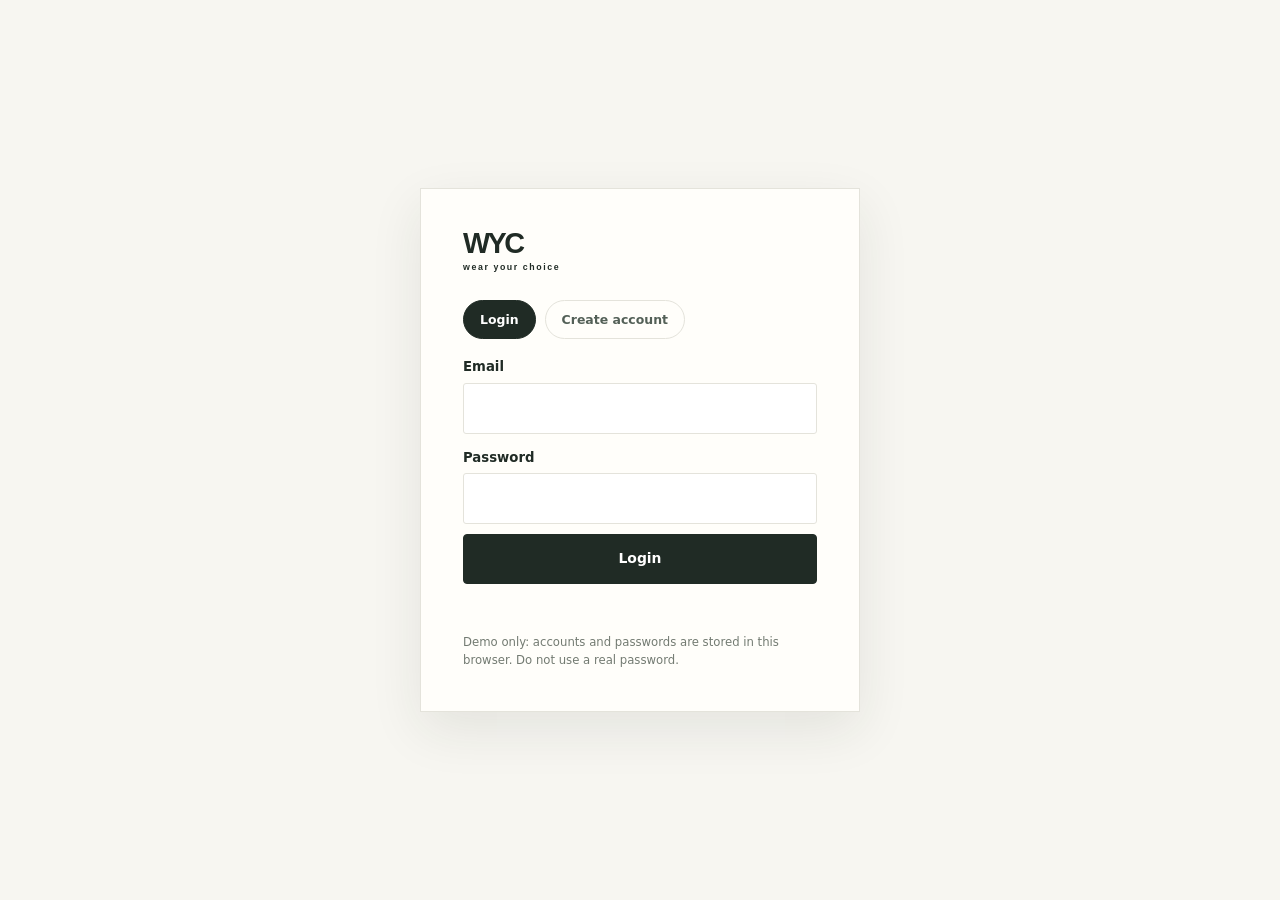
<file: login.html>
<!DOCTYPE html>
<html lang="en">
<head>
<meta charset="UTF-8"><meta name="viewport" content="width=device-width, initial-scale=1">
<meta name="description" content="Sign in or create a WYC demo account.">
<title>Login – WYC</title>
<link href="https://fonts.googleapis.com/css2?family=Space+Grotesk:wght@400;600;700&display=swap" rel="stylesheet">
<link rel="stylesheet" href="style.css">
</head>
<body class="authpage">
<div class="authbox">
  <a class="logo" href="index.html">WYC<span>wear your choice</span></a>
  <div class="tabs">
    <button class="chip on" type="button" data-t="login" aria-pressed="true">Login</button>
    <button class="chip" type="button" data-t="signup" aria-pressed="false">Create account</button>
  </div>
  <form id="loginForm" autocomplete="on">
    <label class="field-label" for="lEmail">Email</label>
    <input type="email" id="lEmail" autocomplete="email" required>
    <label class="field-label" for="lPass">Password</label>
    <input type="password" id="lPass" autocomplete="current-password" required>
    <button class="btn full">Login</button>
  </form>
  <form id="signupForm" autocomplete="on" hidden>
    <label class="field-label" for="sName">Your name</label>
    <input type="text" id="sName" autocomplete="name" required>
    <label class="field-label" for="sEmail">Email</label>
    <input type="email" id="sEmail" autocomplete="email" required>
    <label class="field-label" for="sPass">Password (minimum 6 characters)</label>
    <input type="password" id="sPass" autocomplete="new-password" minlength="6" required>
    <button class="btn full">Create account</button>
  </form>
  <p id="msg" class="msg" role="status" aria-live="polite"></p>
  <p class="note">Demo only: accounts and passwords are stored in this browser. Do not use a real password.</p>
</div>
<script src="auth.js"></script>
</body>
</html>
</file>
<file: style.css>
:root {
  --ink: #202b25;
  --muted: #737b72;
  --paper: #f7f6f1;
  --surface: #fffefa;
  --line: #e4e3db;
  --accent: #c06443;
  --accent-dark: #9b482f;
  --sage: #dce4d9;
  --sale: #a44632;
  --radius: 18px;
  --shadow: 0 18px 50px rgba(32, 43, 37, .09);
}

* { box-sizing: border-box; }
html { scroll-behavior: smooth; scroll-padding-top: 90px; }
body {
  margin: 0;
  color: var(--ink);
  background: var(--paper);
  font-family: "DM Sans", system-ui, sans-serif;
  line-height: 1.55;
  -webkit-font-smoothing: antialiased;
}
body.dialog-open { overflow: hidden; }
button, input, textarea, select { font: inherit; }
button { color: inherit; }
a { color: inherit; text-decoration: none; }
img { max-width: 100%; }
:focus-visible { outline: 3px solid #d4875e; outline-offset: 3px; }
::selection { color: white; background: var(--accent); }

.announcement {
  min-height: 36px;
  display: flex;
  justify-content: center;
  align-items: center;
  gap: 12px;
  padding: 6px 16px;
  color: #f8f6ec;
  background: var(--ink);
  font-size: .7rem;
  letter-spacing: .04em;
}
.announcement > span:first-child { color: #dbc5a1; font-weight: 700; letter-spacing: .13em; }
.announcement a { color: #e6b29a; text-decoration: underline; text-underline-offset: 3px; }
.top {
  position: sticky;
  z-index: 5;
  top: 0;
  display: flex;
  align-items: center;
  justify-content: space-between;
  min-height: 76px;
  padding: 12px max(5vw, calc((100vw - 1440px) / 2));
  border-bottom: 1px solid rgba(32, 43, 37, .08);
  background: rgba(247, 246, 241, .92);
  backdrop-filter: blur(16px);
}
.logo {
  display: inline-flex;
  flex-direction: column;
  font-family: Manrope, sans-serif;
  font-size: 1.8rem;
  font-weight: 800;
  letter-spacing: -.09em;
  line-height: .9;
}
.logo span {
  margin-top: 7px;
  font-family: "DM Sans", sans-serif;
  font-size: .55rem;
  font-weight: 700;
  letter-spacing: .18em;
}
nav { display: flex; align-items: center; gap: clamp(18px, 3vw, 42px); }
nav > a { font-size: .88rem; font-weight: 600; transition: color .2s ease; }
nav > a:hover { color: var(--accent); }
.cart-button {
  display: inline-flex;
  align-items: center;
  gap: 10px;
  padding: 10px 15px;
  border: 1px solid var(--ink);
  border-radius: 999px;
  background: transparent;
  font-size: .85rem;
  font-weight: 700;
  cursor: pointer;
  transition: color .2s ease, background .2s ease, transform .2s ease;
}
.cart-button:hover { color: white; background: var(--ink); transform: translateY(-2px); }
.cart-button span {
  display: grid;
  width: 22px;
  height: 22px;
  place-items: center;
  border-radius: 50%;
  color: white;
  background: var(--accent);
  font-size: .72rem;
}

main { max-width: 1600px; margin: 0 auto; padding: 0 5vw; }
.hero {
  position: relative;
  display: grid;
  grid-template-columns: 1.02fr .98fr;
  align-items: center;
  min-height: min(670px, calc(100svh - 110px));
  padding: 54px 0 64px;
}
.hero-copy { position: relative; z-index: 1; padding: 40px 0 50px; }
.eyebrow {
  margin: 0;
  color: var(--accent);
  font-size: .68rem;
  font-weight: 700;
  letter-spacing: .16em;
}
.hero-copy .eyebrow { display: flex; align-items: center; gap: 10px; }
.eyebrow-line { width: 28px; height: 1px; background: currentColor; }
h1, h2, h3, p { overflow-wrap: break-word; }
.hero h1 {
  margin: 24px 0 20px;
  font-family: Manrope, sans-serif;
  font-size: clamp(3.4rem, 7.5vw, 7.4rem);
  font-weight: 600;
  letter-spacing: -.09em;
  line-height: .99;
}
.hero h1 em { color: var(--accent); font-style: normal; }
.hero-description { max-width: 390px; margin: 0; color: var(--muted); font-size: 1.02rem; }
.btn {
  display: inline-flex;
  align-items: center;
  justify-content: center;
  gap: 20px;
  min-height: 50px;
  padding: 13px 22px;
  border: 1px solid var(--ink);
  border-radius: 4px;
  color: white;
  background: var(--ink);
  font-size: .87rem;
  font-weight: 700;
  cursor: pointer;
  transition: color .22s ease, background .22s ease, border-color .22s ease, transform .22s ease, box-shadow .22s ease;
}
.btn:hover { border-color: var(--accent); color: white; background: var(--accent); transform: translateY(-2px); box-shadow: 0 8px 20px rgba(192, 100, 67, .2); }
.btn:disabled { opacity: .48; cursor: not-allowed; transform: none; box-shadow: none; }
.hero-cta { min-width: 180px; margin-top: 30px; }
.hero-note { margin: 14px 0 0; color: var(--muted); font-size: .75rem; }
.hero-visual {
  position: relative;
  align-self: stretch;
  min-height: 440px;
  margin-left: 18px;
  background: #e9e5dc;
  animation: rise-in .8s both;
}
.hero-visual::before {
  position: absolute;
  inset: 20px -20px -20px 20px;
  border: 1px solid rgba(32, 43, 37, .2);
  content: "";
}
.hero-visual > img { position: absolute; inset: 0; width: 100%; height: 100%; object-fit: contain; object-position: center; }
.hero-sticker {
  position: absolute;
  top: 12%;
  left: -38px;
  display: flex;
  width: 125px;
  height: 125px;
  flex-direction: column;
  justify-content: center;
  padding: 14px;
  border-radius: 50%;
  color: white;
  background: var(--accent);
  box-shadow: 0 12px 30px rgba(32, 43, 37, .16);
  transform: rotate(-9deg);
}
.hero-sticker span { font-size: .55rem; font-weight: 700; letter-spacing: .14em; }
.hero-sticker strong { margin: 3px 0; font-family: Manrope, sans-serif; font-size: 1.25rem; line-height: 1; letter-spacing: -.06em; }
.hero-sticker span:last-child { font-size: .43rem; }
.hero-caption {
  position: absolute;
  right: 0;
  bottom: 0;
  left: 0;
  display: flex;
  justify-content: space-between;
  padding: 14px 16px;
  color: white;
  background: linear-gradient(transparent, rgba(20, 28, 23, .62));
  font-size: .68rem;
  letter-spacing: .08em;
}
.hero-index { position: absolute; right: 0; bottom: 18px; color: var(--muted); font-size: .62rem; letter-spacing: .16em; writing-mode: vertical-rl; }

.benefits {
  display: grid;
  grid-template-columns: repeat(3, 1fr);
  gap: 18px;
  padding: 25px 0;
  border-top: 1px solid var(--line);
  border-bottom: 1px solid var(--line);
}
.benefits > div { display: flex; align-items: center; justify-content: center; gap: 10px; color: #525c53; font-size: .82rem; }
.benefit-icon { color: var(--accent); font-size: 1.25rem; }

.offer-panel {
  position: relative;
  display: grid;
  grid-template-columns: .55fr 1.5fr auto;
  align-items: center;
  gap: 30px;
  min-height: 245px;
  margin: 92px 0 105px;
  padding: 42px 7%;
  overflow: hidden;
  color: var(--ink);
  background: var(--sage);
}
.offer-mark { position: relative; z-index: 1; color: rgba(32, 43, 37, .28); font-family: Manrope, sans-serif; font-size: 2rem; font-weight: 800; letter-spacing: -.1em; line-height: .9; }
.offer-mark span { font-size: .55rem; letter-spacing: .16em; }
.offer-copy { position: relative; z-index: 1; }
.offer-copy h2 { margin: 10px 0; font-family: Manrope, sans-serif; font-size: clamp(1.7rem, 3vw, 2.8rem); letter-spacing: -.07em; line-height: 1.08; }
.offer-copy > p:last-child { max-width: 400px; margin: 0; color: #586258; font-size: .9rem; }
.offer-link { position: relative; z-index: 1; display: inline-flex; gap: 22px; align-items: center; padding-bottom: 7px; border-bottom: 1px solid var(--ink); font-size: .82rem; font-weight: 700; white-space: nowrap; transition: gap .2s ease; }
.offer-link:hover { gap: 30px; }
.offer-decoration { position: absolute; right: 4%; bottom: -100px; color: rgba(255,255,255,.42); font-family: Manrope, sans-serif; font-size: clamp(12rem, 30vw, 26rem); font-weight: 800; letter-spacing: -.13em; line-height: 1; pointer-events: none; }

.shop-section { padding: 0 0 100px; }
.section-heading { display: flex; align-items: end; justify-content: space-between; gap: 20px; margin-bottom: 34px; }
.section-heading h2 { margin: 8px 0; font-family: Manrope, sans-serif; font-size: clamp(2.4rem, 5vw, 4.5rem); letter-spacing: -.085em; line-height: 1; }
.section-intro { max-width: 470px; margin: 12px 0 0; color: var(--muted); font-size: .92rem; }
.product-count { padding-bottom: 5px; color: var(--muted); font-size: .75rem; white-space: nowrap; }
.bar { display: flex; align-items: center; justify-content: space-between; gap: 18px; margin-bottom: 24px; }
.filters { display: flex; flex-wrap: wrap; gap: 8px; }
.chip { padding: 9px 16px; border: 1px solid var(--line); border-radius: 99px; color: #536057; background: transparent; font-size: .78rem; font-weight: 600; cursor: pointer; transition: color .2s ease, background .2s ease, border-color .2s ease, transform .2s ease; }
.chip:hover { border-color: var(--ink); transform: translateY(-1px); }
.chip.on, .chip[aria-pressed=true] { border-color: var(--ink); color: white; background: var(--ink); }
.sort-note { color: var(--muted); font-size: .73rem; }
.grid { display: grid; grid-template-columns: repeat(4, minmax(0, 1fr)); gap: 24px 18px; }
.pcard { min-width: 0; animation: rise-in .5s both; }
.pcard:nth-child(2) { animation-delay: 50ms; }
.pcard:nth-child(3) { animation-delay: 100ms; }
.pcard:nth-child(4) { animation-delay: 150ms; }
.pcard:nth-child(5) { animation-delay: 40ms; }
.pcard:nth-child(6) { animation-delay: 90ms; }
.pcard:nth-child(7) { animation-delay: 140ms; }
.pcard:nth-child(8) { animation-delay: 190ms; }
.product-gallery { position: relative; }
.image-preview { position: relative; display: grid; place-items: center; overflow: hidden; background: #eeece5; }
.image-preview img { position: absolute; inset: 0; width: 100%; height: 100%; object-fit: contain; transition: transform .6s cubic-bezier(.2,.7,.2,1); }
.pcard:hover .image-preview img { transform: scale(1.035); }
.image-placeholder { margin: 0; padding: 16px; color: var(--muted); font-size: .85rem; text-align: center; }
.card-image { height: clamp(230px, 29vw, 340px); border-radius: 3px; }
.sale-badge { position: absolute; z-index: 1; top: 12px; left: 12px; padding: 6px 9px; color: white; background: var(--sale); font-size: .67rem; font-weight: 700; letter-spacing: .06em; }
.gallery-controls { position: absolute; z-index: 1; right: 9px; bottom: 14px; left: 9px; display: flex; align-items: center; justify-content: space-between; pointer-events: none; }
.gallery-arrow { display: grid; width: 32px; height: 32px; place-items: center; border: 0; border-radius: 50%; color: var(--ink); background: rgba(255,254,250,.94); font-size: 1.25rem; line-height: 1; cursor: pointer; pointer-events: auto; transition: color .2s ease, background .2s ease, transform .2s ease; }
.gallery-arrow:hover { color: white; background: var(--ink); transform: scale(1.06); }
.gallery-count { padding: 3px 9px; border-radius: 99px; color: var(--ink); background: rgba(255,254,250,.94); font-size: .68rem; }
.pcard h3 { margin: 13px 0 6px; font-family: Manrope, sans-serif; font-size: .95rem; font-weight: 700; letter-spacing: -.025em; }
.product-price { display: flex; align-items: baseline; gap: 9px; margin: 0; }
.product-price strong { font-size: .98rem; }
.product-price del { color: #8c928b; font-size: .78rem; }
.size-label { display: block; margin: 14px 0 5px; color: var(--muted); font-size: .7rem; font-weight: 700; letter-spacing: .06em; text-transform: uppercase; }
.product-size { width: 100%; min-height: 40px; padding: 8px 10px; border: 1px solid var(--line); border-radius: 3px; color: var(--ink); background: var(--surface); font-size: .82rem; }
.btn.full { width: 100%; margin-top: 10px; }
.pcard .btn { min-height: 44px; }

.closing-note { display: flex; align-items: center; justify-content: center; gap: 17px; padding: 25px 0 70px; border-top: 1px solid var(--line); }
.closing-star { color: var(--accent); font-size: 1.4rem; }
.closing-note p { margin: 0; font-family: Manrope, sans-serif; font-size: 1rem; font-weight: 700; letter-spacing: -.03em; }
.closing-note a { margin-left: 18px; color: var(--muted); font-size: .75rem; text-decoration: underline; text-underline-offset: 3px; }

.drawer-backdrop { position: fixed; z-index: 9; inset: 0; background: rgba(24, 31, 26, .42); opacity: 1; transition: opacity .3s ease; }
.drawer-backdrop[hidden] { display: none; }
.drawer-backdrop.is-opening, .drawer-backdrop.is-closing { opacity: 0; }
.drawer {
  position: fixed;
  z-index: 10;
  top: 0;
  right: 0;
  bottom: 0;
  display: flex;
  width: min(480px, 100%);
  flex-direction: column;
  color: var(--ink);
  background: var(--surface);
  box-shadow: -20px 0 60px rgba(20, 28, 23, .18);
  transform: translateX(0);
  transition: transform .3s cubic-bezier(.2,.7,.2,1);
}
.drawer[hidden] { display: none; }
.drawer.is-opening, .drawer.is-closing { transform: translateX(102%); }
.dh { display: flex; align-items: center; justify-content: space-between; gap: 16px; padding: 26px 26px 20px; border-bottom: 1px solid var(--line); }
.dh h2 { margin: 5px 0 0; font-family: Manrope, sans-serif; font-size: 1.65rem; letter-spacing: -.06em; }
.dh h2 span { color: var(--muted); font-family: "DM Sans", sans-serif; font-size: .9rem; font-weight: 500; letter-spacing: 0; }
.dh .eyebrow { font-size: .61rem; }
.x { display: grid; width: 38px; height: 38px; place-items: center; border: 1px solid var(--line); border-radius: 50%; background: transparent; font-size: 1.45rem; cursor: pointer; transition: color .2s ease, background .2s ease, transform .2s ease; }
.x:hover { color: white; background: var(--ink); transform: rotate(90deg); }
#cartItems { flex: 1; min-height: 70px; overflow: auto; padding: 10px 26px; }
.ci { position: relative; display: grid; grid-template-columns: 1fr auto; gap: 4px 12px; padding: 17px 0; border-bottom: 1px solid var(--line); font-size: .85rem; }
.ci > div:first-child { display: flex; flex-direction: column; gap: 3px; }
.ci > div:first-child span { color: var(--muted); font-size: .73rem; }
.cart-line-price { display: flex; align-items: baseline; gap: 7px; }
.cart-line-price del { color: var(--muted); font-size: .7rem; }
.ci > button { grid-column: 1 / -1; justify-self: start; padding: 2px 0; border: 0; color: var(--accent-dark); background: none; font-size: .72rem; text-decoration: underline; text-underline-offset: 3px; cursor: pointer; }
.empty-bag { display: grid; min-height: 220px; place-content: center; text-align: center; }
.empty-bag > span { color: var(--accent); font-size: 1.8rem; }
.empty-bag p { margin: 10px 0 2px; font-family: Manrope, sans-serif; font-weight: 700; }
.empty-bag small { color: var(--muted); }
.cart-bottom { padding: 18px 26px 22px; border-top: 1px solid var(--line); background: var(--surface); }
.cart-summary > div { display: flex; justify-content: space-between; gap: 14px; padding: 4px 0; color: var(--muted); font-size: .78rem; }
.cart-summary .savings-row { color: #3d7656; }
.cart-summary .cart-total { margin-top: 8px; padding-top: 12px; border-top: 1px solid var(--line); color: var(--ink); font-size: 1rem; }
.checkout-button { width: 100%; margin-top: 16px; }
.cart-reassurance { margin: 11px 0 0; color: var(--muted); font-size: .68rem; text-align: center; }
.checkout-form { overflow: auto; padding: 22px 26px; }
.checkout-form[hidden] { display: none; }
.checkout-heading { margin-bottom: 17px; }
.checkout-heading h3 { margin: 5px 0; font-family: Manrope, sans-serif; font-size: 1.25rem; letter-spacing: -.05em; }
.checkout-heading > p:last-child { margin: 0; color: var(--muted); font-size: .78rem; }
.checkout-heading .eyebrow { font-size: .61rem; }
.form-grid { display: grid; grid-template-columns: 1fr 1fr; gap: 13px 12px; }
.form-grid label { display: block; color: #4c554d; font-size: .72rem; font-weight: 700; }
.form-wide { grid-column: 1 / -1; }
.form-grid input, .form-grid textarea { display: block; width: 100%; margin-top: 5px; padding: 11px 12px; border: 1px solid var(--line); border-radius: 3px; outline: none; color: var(--ink); background: #fff; font-size: .81rem; font-weight: 400; transition: border-color .2s ease, box-shadow .2s ease; }
.form-grid input:focus, .form-grid textarea:focus { border-color: var(--accent); box-shadow: 0 0 0 3px rgba(192, 100, 67, .11); }
.form-grid textarea { min-height: 86px; resize: vertical; }
.place-order { margin-top: 15px; }
.back-to-bag { display: block; margin: 13px auto 0; padding: 5px; border: 0; color: var(--muted); background: transparent; font-size: .75rem; cursor: pointer; }
.back-to-bag:hover { color: var(--accent); }

.footer { display: grid; grid-template-columns: 1fr 1fr 1fr; align-items: center; gap: 18px; padding: 30px 5vw; border-top: 1px solid var(--line); }
.footer-logo { justify-self: start; font-size: 1.5rem; }
.footer > p { margin: 0; color: var(--muted); font-size: .76rem; text-align: center; }
.footer > span { justify-self: end; color: var(--muted); font-size: .72rem; }

.authpage { display: grid; min-height: 100vh; place-items: center; padding: 24px; background: var(--paper); }
.authbox { width: min(440px, 100%); padding: clamp(26px, 7vw, 42px); border: 1px solid var(--line); background: var(--surface); box-shadow: var(--shadow); }
.authbox .tabs { display: flex; gap: 9px; margin: 28px 0 18px; }
.authbox .field-label { display: block; margin: 14px 0 0; font-size: .83rem; font-weight: 700; }
.authbox input { width: 100%; margin-top: 5px; padding: 12px; border: 1px solid var(--line); border-radius: 3px; background: white; }
.authbox input:focus { border-color: var(--accent); outline: 2px solid rgba(192, 100, 67, .18); }
.msg { min-height: 1.4em; margin-top: 10px; color: #a52a2a; }
.note { margin: 10px 0 0; color: var(--muted); font-size: .73rem; }
.sr-only { position: absolute; width: 1px; height: 1px; padding: 0; overflow: hidden; clip: rect(0,0,0,0); white-space: nowrap; border: 0; }

@keyframes rise-in {
  from { opacity: 0; transform: translateY(14px); }
  to { opacity: 1; transform: translateY(0); }
}

@media (max-width: 1000px) {
  .grid { grid-template-columns: repeat(3, minmax(0, 1fr)); }
  .hero { min-height: 570px; }
  .hero-visual { min-height: 400px; }
  .offer-panel { grid-template-columns: .35fr 1.5fr auto; padding-inline: 5%; }
}
@media (max-width: 700px) {
  .announcement { gap: 7px; font-size: .6rem; }
  .announcement > span:first-child { display: none; }
  .top { min-height: 66px; padding-inline: 5vw; }
  .logo { font-size: 1.55rem; }
  nav { gap: 14px; }
  nav > a { font-size: .76rem; }
  .cart-button { gap: 7px; padding: 7px 10px; font-size: .76rem; }
  .hero { grid-template-columns: 1fr .85fr; min-height: 500px; padding-block: 36px 50px; }
  .hero-copy { padding: 20px 0; }
  .hero h1 { font-size: clamp(3rem, 9vw, 5.2rem); }
  .hero-description { max-width: 310px; font-size: .9rem; }
  .hero-visual { min-height: 340px; margin-left: 8px; }
  .hero-visual::before { inset: 12px -10px -12px 12px; }
  .hero-sticker { left: -28px; width: 95px; height: 95px; padding: 11px; }
  .hero-sticker strong { font-size: 1rem; }
  .hero-index { display: none; }
  .benefits { gap: 8px; padding: 18px 0; }
  .benefits > div { gap: 6px; font-size: .69rem; }
  .benefit-icon { font-size: 1rem; }
  .offer-panel { grid-template-columns: auto 1fr; gap: 10px 20px; min-height: 210px; margin: 64px 0 72px; padding: 30px 6%; }
  .offer-mark { font-size: 1.5rem; }
  .offer-copy h2 { font-size: 2rem; }
  .offer-copy > p:last-child { max-width: 290px; font-size: .8rem; }
  .offer-link { grid-column: 2; justify-self: start; font-size: .75rem; }
  .offer-decoration { right: 0; bottom: -42px; font-size: 12rem; }
  .section-heading { align-items: start; flex-direction: column; gap: 10px; margin-bottom: 25px; }
  .section-heading h2 { font-size: clamp(2.4rem, 7vw, 3.4rem); }
  .product-count { align-self: end; margin-top: -30px; }
  .bar { align-items: start; flex-direction: column; gap: 12px; }
  .filters { gap: 6px; }
  .chip { padding: 8px 12px; font-size: .72rem; }
  .sort-note { display: none; }
  .grid { grid-template-columns: repeat(2, minmax(0, 1fr)); gap: 24px 13px; }
  .card-image { height: clamp(190px, 49vw, 290px); }
  .pcard h3 { font-size: .86rem; }
  .gallery-controls { right: 6px; bottom: 13px; left: 6px; }
  .gallery-arrow { width: 29px; height: 29px; }
  .footer { grid-template-columns: 1fr 1fr; }
  .footer > p { grid-column: 1 / -1; grid-row: 2; text-align: left; }
}
@media (max-width: 430px) {
  nav { gap: 10px; }
  nav > a[href="#offers"] { display: none; }
  .hero { grid-template-columns: 1fr .7fr; min-height: 460px; }
  .hero h1 { font-size: 2.85rem; }
  .hero-visual { min-height: 300px; }
  .hero-description { font-size: .82rem; }
  .hero-cta { min-width: 0; min-height: 44px; padding: 10px 14px; font-size: .78rem; }
  .hero-sticker { left: -20px; width: 78px; height: 78px; }
  .hero-sticker strong { font-size: .82rem; }
  .hero-sticker span { font-size: .45rem; }
  .benefits { grid-template-columns: 1fr; gap: 9px; }
  .benefits > div { justify-content: start; }
  .offer-panel { column-gap: 13px; }
  .offer-copy h2 { font-size: 1.7rem; }
  .offer-mark { font-size: 1.25rem; }
  .form-grid { grid-template-columns: 1fr; }
  .form-wide { grid-column: auto; }
  .dh, .checkout-form { padding-inline: 20px; }
  #cartItems, .cart-bottom { padding-inline: 20px; }
}
@media (prefers-reduced-motion: reduce) {
  *, *::before, *::after { scroll-behavior: auto !important; animation-duration: .01ms !important; animation-iteration-count: 1 !important; transition-duration: .01ms !important; }
}
</file>
